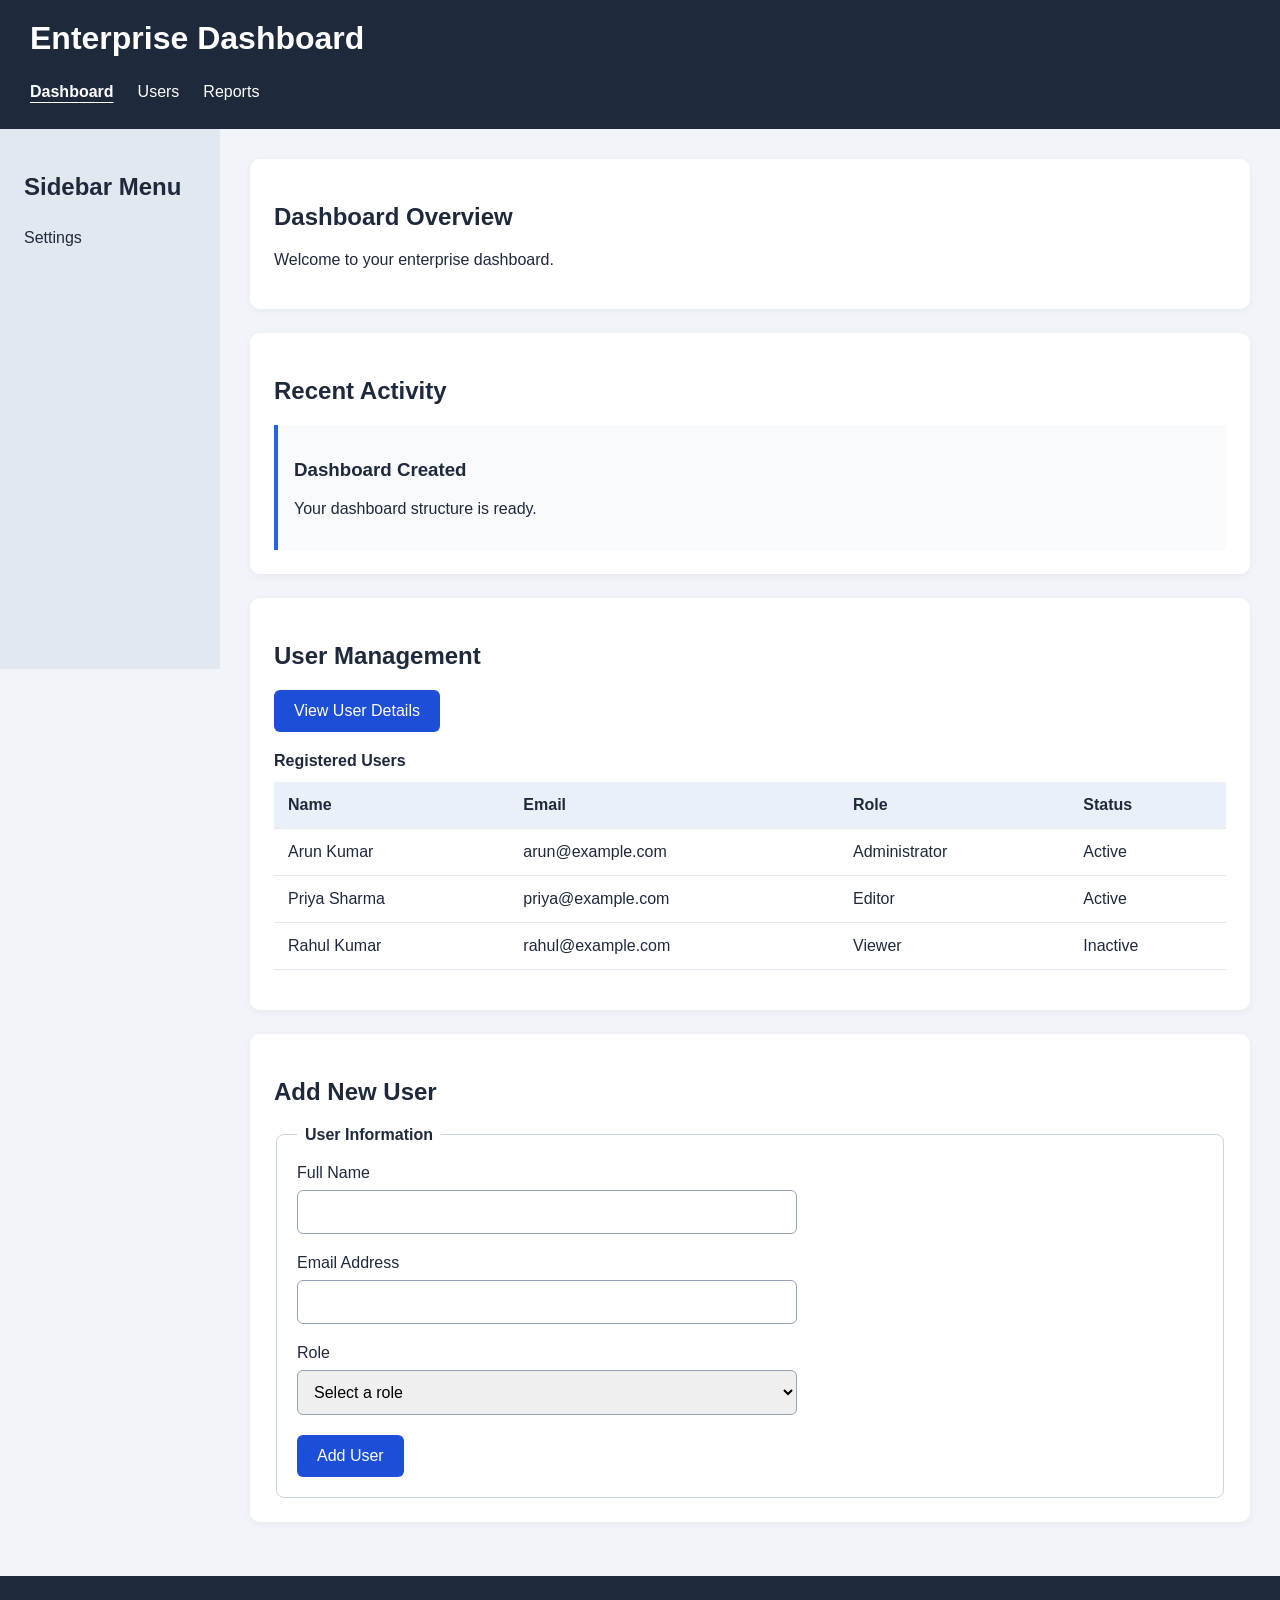
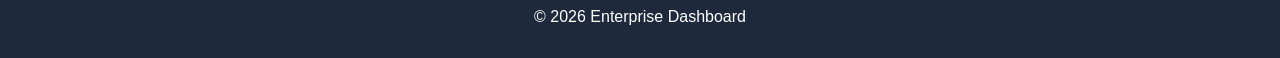
<file: index.html>
<!DOCTYPE html>
<html lang="en">
<head>
    <meta charset="UTF-8">
    <meta name="viewport" content="width=device-width, initial-scale=1.0">
    <title>Enterprise Dashboard</title>
    <link rel="stylesheet" href="style.css">
</head>
<body>

    <!-- Header -->
    <header>
        <h1>Enterprise Dashboard</h1>

        <nav aria-label="Main navigation">
            <a href="index.html" aria-current="page">Dashboard</a>
            <a href="users.html">Users</a>
            <a href="reports.html">Reports</a>
        </nav>
    </header>

    <!-- Sidebar -->
    <aside>
        <h2>Sidebar Menu</h2>

        <nav aria-label="Sidebar navigation">
            <a href="settings.html">Settings</a>
        </nav>
    </aside>

    <!-- Main Content -->
    <main>
        <section aria-labelledby="overview-heading">
            <h2 id="overview-heading">Dashboard Overview</h2>
            <p>Welcome to your enterprise dashboard.</p>
        </section>

        <section aria-labelledby="activity-heading">
            <h2 id="activity-heading">Recent Activity</h2>

            <article>
                <h3>Dashboard Created</h3>
                <p>Your dashboard structure is ready.</p>
            </article>
        </section>

        <!-- User Management -->
        <section aria-labelledby="users-heading">
            <h2 id="users-heading">User Management</h2>

            <button type="button" id="view-user-btn">
                View User Details
            </button>

            <table id="users-table">
                <caption>Registered Users</caption>

                <thead>
                    <tr>
                        <th scope="col">Name</th>
                        <th scope="col">Email</th>
                        <th scope="col">Role</th>
                        <th scope="col">Status</th>
                    </tr>
                </thead>

                <tbody id="users-list">
                    <tr>
                        <td>Arun Kumar</td>
                        <td>arun@example.com</td>
                        <td>Administrator</td>
                        <td>Active</td>
                    </tr>

                    <tr>
                        <td>Priya Sharma</td>
                        <td>priya@example.com</td>
                        <td>Editor</td>
                        <td>Active</td>
                    </tr>

                    <tr>
                        <td>Rahul Kumar</td>
                        <td>rahul@example.com</td>
                        <td>Viewer</td>
                        <td>Inactive</td>
                    </tr>
                </tbody>
            </table>

            <p id="user-message" role="status" aria-live="polite"></p>
        </section>

        <!-- Add User Form -->
        <section aria-labelledby="add-user-heading">
            <h2 id="add-user-heading">Add New User</h2>

            <form id="user-form">
                <fieldset>
                    <legend>User Information</legend>

                    <div class="form-group">
                        <label for="full-name">Full Name</label>
                        <input
                            type="text"
                            id="full-name"
                            name="fullName"
                            autocomplete="name"
                            required
                            minlength="2"
                        >
                    </div>

                    <div class="form-group">
                        <label for="user-email">Email Address</label>
                        <input
                            type="email"
                            id="user-email"
                            name="email"
                            autocomplete="email"
                            required
                        >
                    </div>

                    <div class="form-group">
                        <label for="user-role">Role</label>
                        <select id="user-role" name="role" required>
                            <option value="">Select a role</option>
                            <option value="Administrator">Administrator</option>
                            <option value="Editor">Editor</option>
                            <option value="Viewer">Viewer</option>
                        </select>
                    </div>

                    <button type="submit">Add User</button>
                </fieldset>
            </form>
        </section>

        <!-- Accessible Modal Dialog -->
        <dialog id="user-dialog" aria-labelledby="dialog-title">
            <h2 id="dialog-title">User Details</h2>

            <p>
                <strong>Name:</strong>
                <span id="detail-name">Kavin Raj</span>
            </p>

            <p>
                <strong>Email:</strong>
                <span id="detail-email">kavin@gmail.com</span>
            </p>

            <p>
                <strong>Role:</strong>
                <span id="detail-role">Editor</span>
            </p>

            <button type="button" id="close-dialog-btn" autofocus>
                Close
            </button>
        </dialog>
    </main>

    <!-- Footer -->
    <footer>
        <p>&copy; 2026 Enterprise Dashboard</p>
    </footer>

    <script src="script.js"></script>
</body>
</html>
</file>
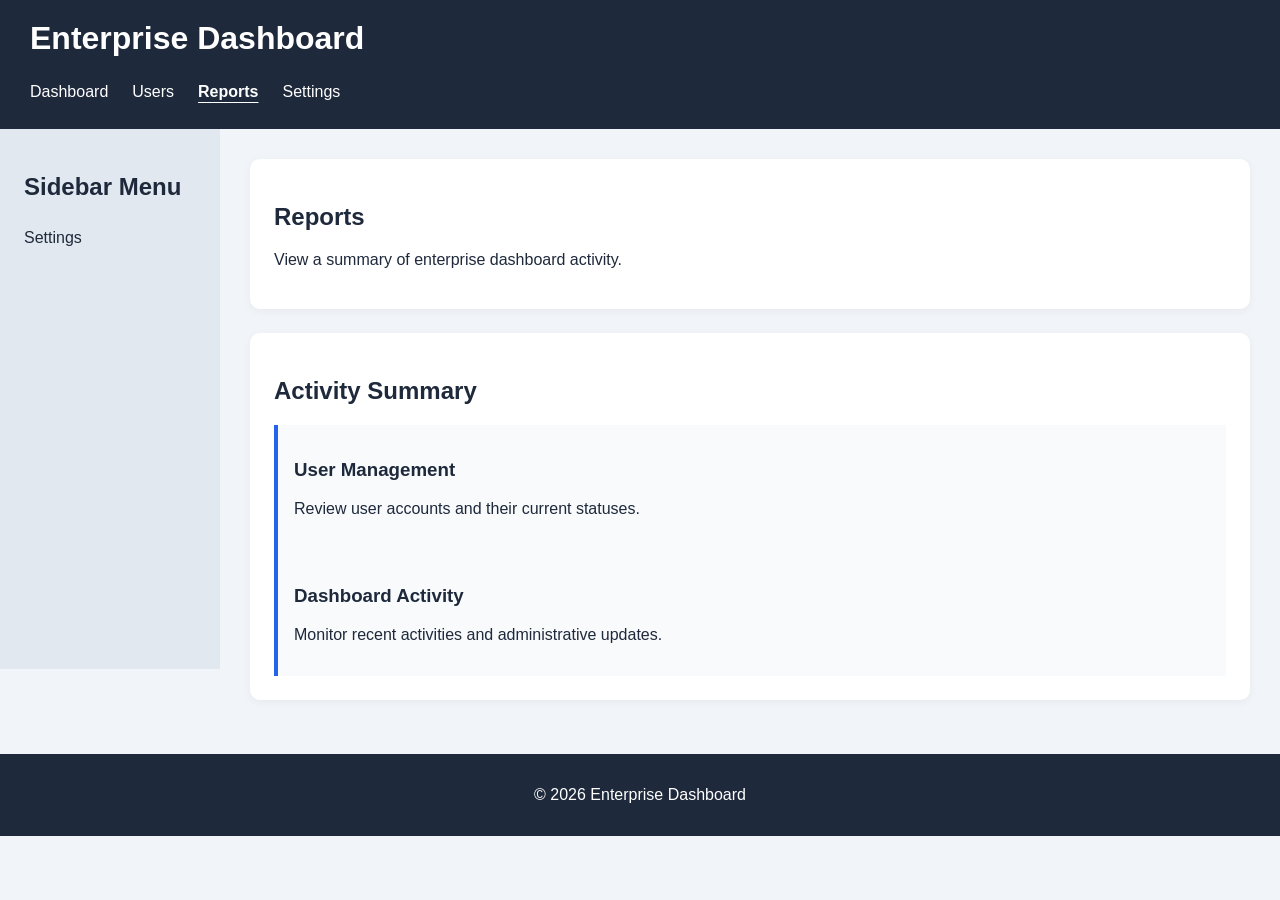
<file: reports.html>
<!DOCTYPE html>
<html lang="en">
<head>
    <meta charset="UTF-8">
    <meta name="viewport" content="width=device-width, initial-scale=1.0">
    <title>Reports | Enterprise Dashboard</title>
    <link rel="stylesheet" href="style.css">
</head>
<body>

    <header>
        <h1>Enterprise Dashboard</h1>
        <nav aria-label="Main navigation">
            <a href="index.html">Dashboard</a>
            <a href="users.html">Users</a>
            <a href="reports.html" aria-current="page">Reports</a>
            <a href="settings.html">Settings</a>
        </nav>
    </header>

    <aside>
        <h2>Sidebar Menu</h2>
        <nav aria-label="Sidebar navigation">
            <a href="settings.html">Settings</a>
        </nav>
    </aside>

    <main>
        <section aria-labelledby="reports-heading">
            <h2 id="reports-heading">Reports</h2>
            <p>View a summary of enterprise dashboard activity.</p>
        </section>

        <section aria-labelledby="activity-heading">
            <h2 id="activity-heading">Activity Summary</h2>
            <article>
                <h3>User Management</h3>
                <p>Review user accounts and their current statuses.</p>
            </article>
            <article>
                <h3>Dashboard Activity</h3>
                <p>Monitor recent activities and administrative updates.</p>
            </article>
        </section>
    </main>

    <footer>
        <p>&copy; 2026 Enterprise Dashboard</p>
    </footer>

</body>
</html>
</file>
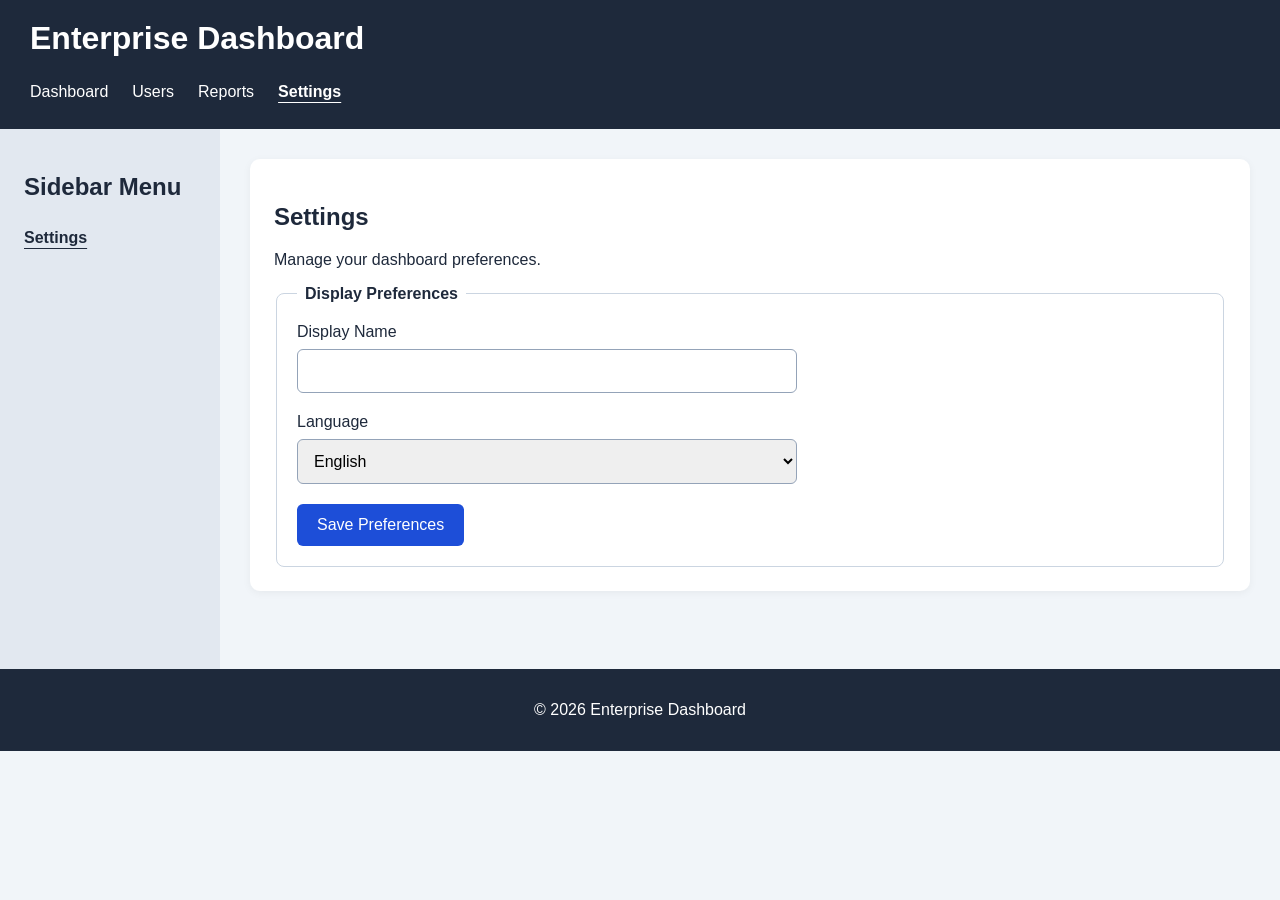
<file: settings.html>
<!DOCTYPE html>
<html lang="en">
<head>
    <meta charset="UTF-8">
    <meta name="viewport" content="width=device-width, initial-scale=1.0">
    <title>Settings | Enterprise Dashboard</title>
    <link rel="stylesheet" href="style.css">
</head>
<body>

    <header>
        <h1>Enterprise Dashboard</h1>
        <nav aria-label="Main navigation">
            <a href="index.html">Dashboard</a>
            <a href="users.html">Users</a>
            <a href="reports.html">Reports</a>
            <a href="settings.html" aria-current="page">Settings</a>
        </nav>
    </header>

    <aside>
        <h2>Sidebar Menu</h2>
        <nav aria-label="Sidebar navigation">
            <a href="settings.html" aria-current="page">Settings</a>
        </nav>
    </aside>

    <main>
        <section aria-labelledby="settings-heading">
            <h2 id="settings-heading">Settings</h2>
            <p>Manage your dashboard preferences.</p>

            <form>
                <fieldset>
                    <legend>Display Preferences</legend>

                    <div class="form-group">
                        <label for="display-name">Display Name</label>
                        <input
                            type="text"
                            id="display-name"
                            name="displayName"
                            required
                            minlength="2"
                        >
                    </div>

                    <div class="form-group">
                        <label for="language">Language</label>
                        <select id="language" name="language">
                            <option value="en">English</option>
                            <option value="ta">Tamil</option>
                        </select>
                    </div>

                    <button type="submit">Save Preferences</button>
                </fieldset>
            </form>
        </section>
    </main>

    <footer>
        <p>&copy; 2026 Enterprise Dashboard</p>
    </footer>

</body>
</html>
</file>
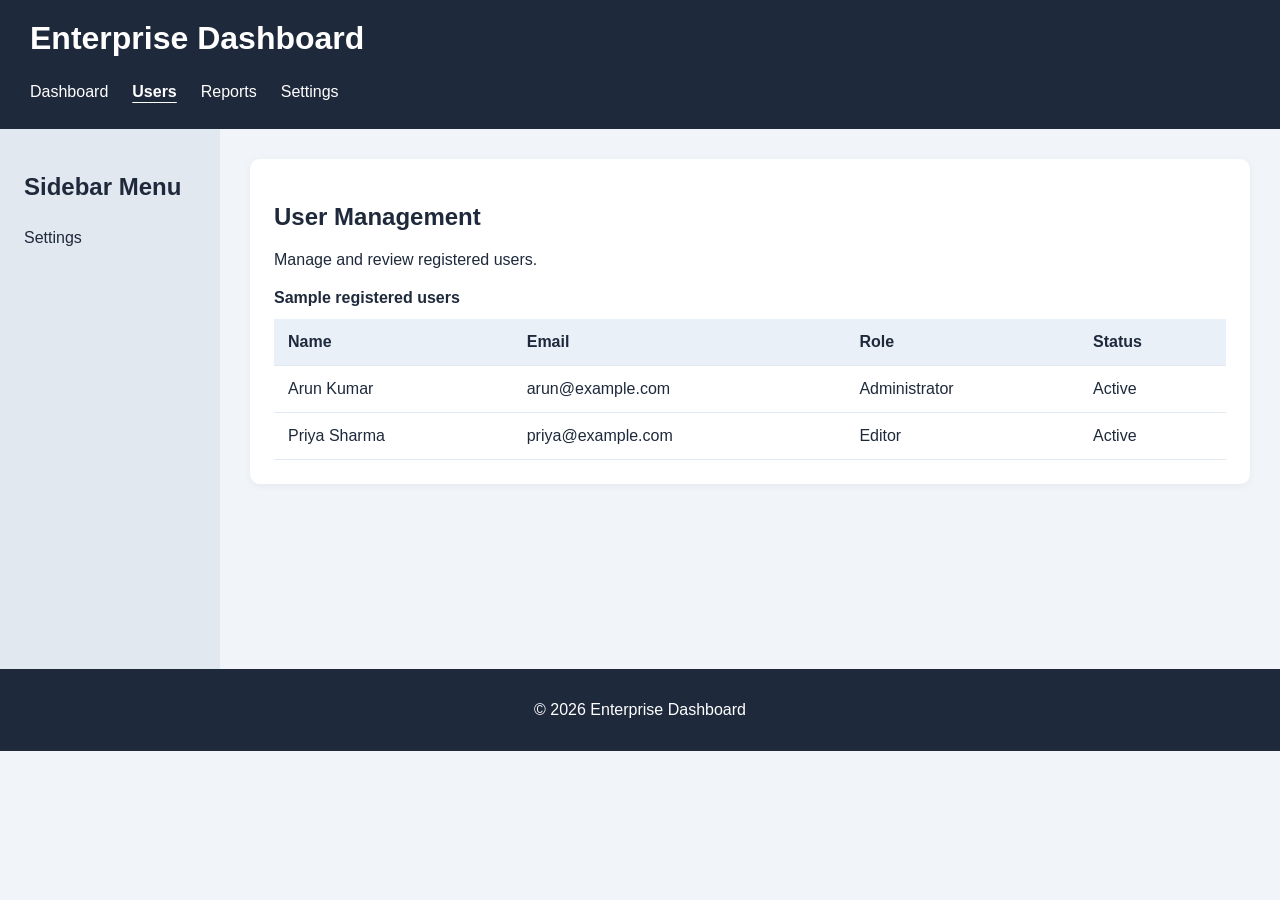
<file: users.html>
<!DOCTYPE html>
<html lang="en">
<head>
    <meta charset="UTF-8">
    <meta name="viewport" content="width=device-width, initial-scale=1.0">
    <title>Users | Enterprise Dashboard</title>
    <link rel="stylesheet" href="style.css">
</head>
<body>

    <header>
        <h1>Enterprise Dashboard</h1>
        <nav aria-label="Main navigation">
            <a href="index.html">Dashboard</a>
            <a href="users.html" aria-current="page">Users</a>
            <a href="reports.html">Reports</a>
            <a href="settings.html">Settings</a>
        </nav>
    </header>

    <aside>
        <h2>Sidebar Menu</h2>
        <nav aria-label="Sidebar navigation">
            <a href="settings.html">Settings</a>
        </nav>
    </aside>

    <main>
        <section aria-labelledby="users-heading">
            <h2 id="users-heading">User Management</h2>
            <p>Manage and review registered users.</p>

            <table>
                <caption>Sample registered users</caption>
                <thead>
                    <tr>
                        <th scope="col">Name</th>
                        <th scope="col">Email</th>
                        <th scope="col">Role</th>
                        <th scope="col">Status</th>
                    </tr>
                </thead>
                <tbody>
                    <tr>
                        <td>Arun Kumar</td>
                        <td>arun@example.com</td>
                        <td>Administrator</td>
                        <td>Active</td>
                    </tr>
                    <tr>
                        <td>Priya Sharma</td>
                        <td>priya@example.com</td>
                        <td>Editor</td>
                        <td>Active</td>
                    </tr>
                </tbody>
            </table>
        </section>
    </main>

    <footer>
        <p>&copy; 2026 Enterprise Dashboard</p>
    </footer>

</body>
</html>
</file>
<file: style.css>
* {
    box-sizing: border-box;
}

body {
    margin: 0;
    font-family: Arial, sans-serif;
    background-color: #f1f5f9;
    color: #1e293b;
}

header {
    background-color: #1e293b;
    color: white;
    padding: 20px 30px;
}

header h1 {
    margin: 0 0 18px;
}

nav {
    display: flex;
    gap: 24px;
    flex-wrap: wrap;
}

nav a {
    color: white;
    text-decoration: none;
    padding: 8px 0;
}

nav a:hover {
    text-decoration: underline;
}

aside {
    width: 220px;
    min-height: 60vh;
    padding: 24px;
    background-color: #e2e8f0;
    float: left;
}

aside nav {
    display: block;
}

aside nav a {
    display: inline-block;
    color: #1e293b;
}

main {
    margin-left: 220px;
    padding: 30px;
}

section {
    background-color: white;
    padding: 24px;
    margin-bottom: 24px;
    border-radius: 10px;
    box-shadow: 0 2px 8px #0000000d;
}

article {
    padding: 16px;
    background-color: #f8fafc;
    border-left: 4px solid #2563eb;
}

footer {
    clear: both;
    background-color: #1e293b;
    color: white;
    text-align: center;
    padding: 16px;
}

@media (max-width: 600px) {
    aside {
        float: none;
        width: 100%;
        min-height: auto;
    }

    main {
        margin-left: 0;
        padding: 16px;
    }

    header {
        padding: 20px;
    }
}


table {
    width: 100%;
    border-collapse: collapse;
    margin-top: 20px;
}

caption {
    text-align: left;
    font-weight: bold;
    margin-bottom: 12px;
}

th,
td {
    padding: 14px;
    text-align: left;
    border-bottom: 1px solid #e2e8f0;
}

th {
    background-color: #eaf0f8;
}

tbody tr:hover {
    background-color: #f8fafc;
}

@media (max-width: 600px) {
    section {
        overflow-x: auto;
    }

    table {
        min-width: 550px;
    }
}


.form-group {
    display: flex;
    flex-direction: column;
    gap: 8px;
    margin-bottom: 20px;
}

.form-group input,
.form-group select {
    width: 100%;
    max-width: 500px;
    padding: 12px;
    border: 1px solid #94a3b8;
    border-radius: 6px;
    font: inherit;
}

.form-group input:focus,
.form-group select:focus {
    outline: 3px solid #93c5fd;
    border-color: #1d4ed8;
}

fieldset {
    border: 1px solid #cbd5e1;
    border-radius: 8px;
    padding: 20px;
}

legend {
    font-weight: bold;
    padding: 0 8px;
}

button {
    padding: 12px 20px;
    background-color: #1d4ed8;
    color: white;
    border: none;
    border-radius: 6px;
    font: inherit;
    cursor: pointer;
}

button:hover {
    background-color: #1e40af;
}

button:focus-visible {
    outline: 3px solid #93c5fd;
    outline-offset: 3px;
}

dialog {
    width: min(90%, 450px);
    padding: 28px;
    border: none;
    border-radius: 12px;
    box-shadow: 0 10px 35px #00000033;
    color: #1e293b;
}

dialog::backdrop {
    background: #0f172a99;
}

dialog h2 {
    margin-top: 0;
}

dialog p {
    margin: 18px 0;
}

dialog button {
    margin-top: 10px;
}

nav a[aria-current="page"] {
    font-weight: bold;
    text-decoration: underline;
    text-underline-offset: 5px;
}

nav a:focus-visible {
    outline: 3px solid #93c5fd;
    outline-offset: 4px;
    border-radius: 3px;
}
</file>
